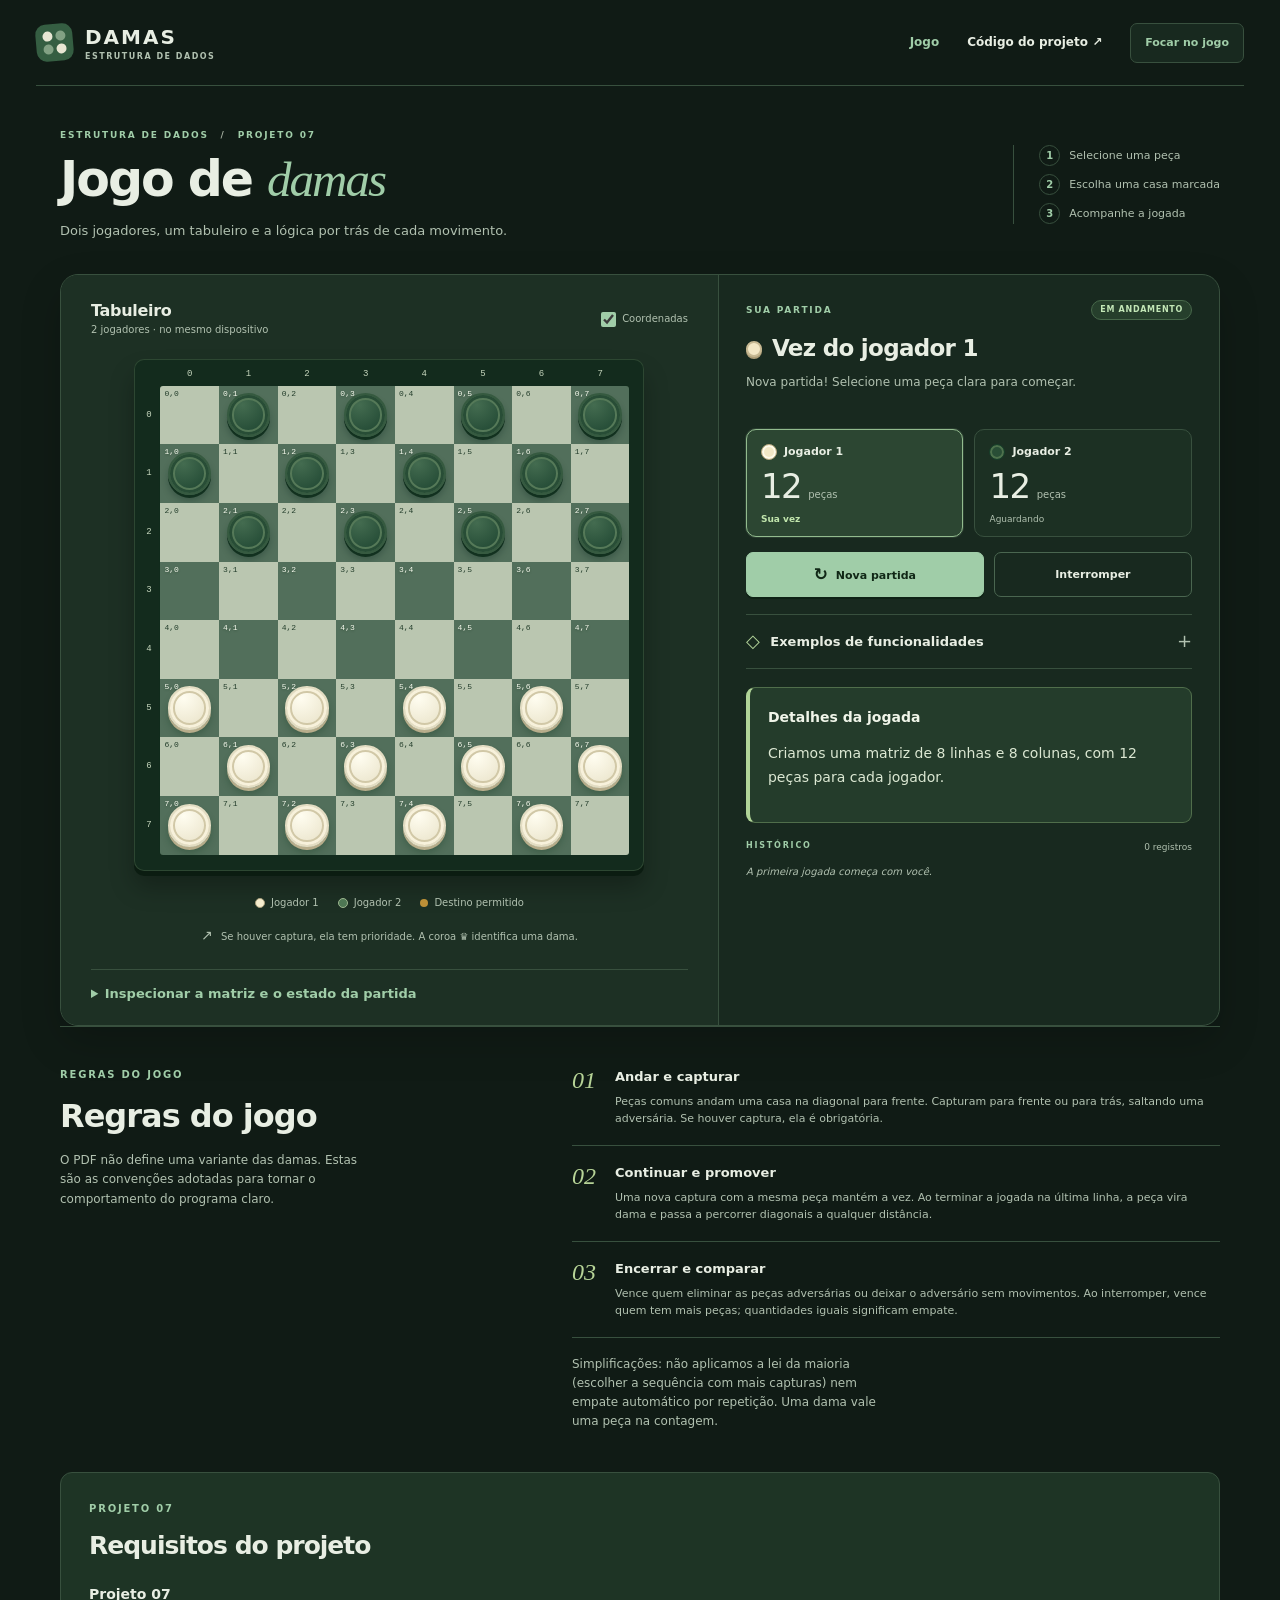
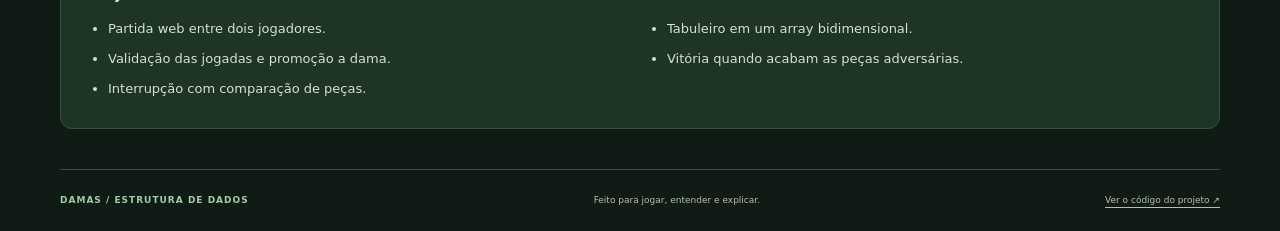
<file: front/index.html>
<!doctype html>
<html lang="pt-BR">
<head>
    <meta charset="utf-8">
    <meta name="viewport" content="width=device-width, initial-scale=1">
    <meta name="description" content="Jogue damas a dois e entenda a lógica de cada movimento.">
    <meta name="theme-color" content="#101b15">
    <title>Jogo de damas | Estrutura de Dados</title>
    <link rel="icon" href="data:,">
    <link rel="stylesheet" href="estilo.css">
    <script defer src="../back/damas.js"></script>
    <script defer src="interface.js"></script>
    <script defer src="demonstracoes.js"></script>
</head>
<body>
    <header class="topo">
        <a class="marca" href="#inicio" aria-label="Damas, início">
            <span class="marca-icone" aria-hidden="true"><i></i><i></i><i></i><i></i></span>
            <span>DAMAS<span class="marca-sub">ESTRUTURA DE DADOS</span></span>
        </a>
        <nav aria-label="Navegação principal">
            <a href="index.html" class="nav-jogar" aria-current="page">Jogo</a>
            <a href="codigo.html" class="nav-codigo">Código do projeto <span aria-hidden="true">↗</span></a>
            <button id="alternar-foco" type="button" class="botao-foco" aria-pressed="false">Focar no jogo</button>
        </nav>
    </header>
    <main id="inicio">
        <section class="introducao" aria-labelledby="titulo-principal">
            <div>
                <p class="etiqueta">ESTRUTURA DE DADOS <span aria-hidden="true">/</span> PROJETO 07</p>
                <h1 id="titulo-principal">Jogo de <em>damas</em></h1>
                <p class="resumo">Dois jogadores, um tabuleiro e a lógica por trás de cada movimento.</p>
            </div>
            <div class="guia-rapido" aria-label="Como jogar">
                <span><b>1</b> Selecione uma peça</span>
                <span><b>2</b> Escolha uma casa marcada</span>
                <span><b>3</b> Acompanhe a jogada</span>
            </div>
        </section>
        <section id="jogo" class="laboratorio" aria-label="Jogo de damas">
            <div class="area-jogo">
                <div class="cabecalho-jogo">
                    <div><h2>Tabuleiro</h2><p>2 jogadores · no mesmo dispositivo</p></div>
                    <label class="alternador"><input id="mostrar-coordenadas" type="checkbox" checked><span>Coordenadas</span></label>
                </div>
                <div class="moldura">
                    <div class="colunas-tabuleiro" aria-hidden="true"><span>0</span><span>1</span><span>2</span><span>3</span><span>4</span><span>5</span><span>6</span><span>7</span></div>
                    <div class="linhas-tabuleiro" aria-hidden="true"><span>0</span><span>1</span><span>2</span><span>3</span><span>4</span><span>5</span><span>6</span><span>7</span></div>
                    <div id="tabuleiro" role="group" aria-label="Tabuleiro de damas de oito linhas e oito colunas"></div>
                </div>
                <div class="legenda">
                    <span><i class="ponto claro"></i> Jogador 1</span>
                    <span><i class="ponto escuro"></i> Jogador 2</span>
                    <span><i class="ponto destino"></i> Destino permitido</span>
                </div>
                <p class="dica-tabuleiro"><span aria-hidden="true">↗</span> Se houver captura, ela tem prioridade. A coroa <span aria-hidden="true">♛</span> identifica uma dama.</p>
                <details class="inspecao-matriz">
                    <summary>Inspecionar a matriz e o estado da partida</summary>
                    <p>Os mesmos dados do tabuleiro: 0 = vazio; 1 e 2 = peças; 3 e 4 = damas. A seleção aparece nas duas representações.</p>
                    <div class="rolagem-matriz"><table id="matriz-viva"><caption>jogo.tabuleiro — índices de 0 a 7</caption></table></div>
                    <pre id="estado-vivo"></pre>
                </details>
            </div>
            <aside class="painel" aria-label="Controles e informações da partida">
                <div class="titulo-painel"><span class="etiqueta">SUA PARTIDA</span><span id="situacao" class="selo">EM ANDAMENTO</span></div>
                <div class="cabecalho-vez"><span id="indicador-vez" aria-hidden="true" data-jogador="1"></span><h2 id="vez">Vez do jogador 1</h2></div>
                <p id="mensagem" role="status" aria-live="polite">Selecione uma peça clara para começar.</p>
                <div class="placar" aria-label="Quantidade de peças">
                    <div id="jogador-1" class="cartao-jogador" data-ativo="true">
                        <span class="nome-jogador"><i class="mini-peca clara" aria-hidden="true"></i> Jogador 1</span>
                        <div><strong id="quantidade-1">12</strong><span>peças</span></div>
                        <small class="estado-jogador">Sua vez</small>
                    </div>
                    <div id="jogador-2" class="cartao-jogador" data-ativo="false">
                        <span class="nome-jogador"><i class="mini-peca escura" aria-hidden="true"></i> Jogador 2</span>
                        <div><strong id="quantidade-2">12</strong><span>peças</span></div>
                        <small class="estado-jogador">Aguardando</small>
                    </div>
                </div>
                <div class="acoes">
                    <button id="reiniciar" type="button" class="principal"><span aria-hidden="true">↻</span> Nova partida</button>
                    <button id="interromper" type="button" class="secundario">Interromper</button>
                </div>
                <details class="demonstracoes">
                    <summary><span><span class="icone-exemplo" aria-hidden="true">◇</span> Exemplos de funcionalidades</span><span class="mais" aria-hidden="true">+</span></summary>
                    <p>Escolha uma funcionalidade para testar em um tabuleiro preparado. Isso substitui a partida atual.</p>
                    <div class="botoes-demonstracao">
                        <button type="button" data-cenario="captura">Captura <span aria-hidden="true">↗</span></button>
                        <button type="button" data-cenario="capturaTras">Capturar para trás <span aria-hidden="true">↘</span></button>
                        <button type="button" data-cenario="promocao">Virar dama <span aria-hidden="true">♛</span></button>
                        <button type="button" data-cenario="vitoria">Vitória <span aria-hidden="true">✓</span></button>
                        <button type="button" data-cenario="interrupcao">Interrupção <span aria-hidden="true">‖</span></button>
                        <button type="button" data-cenario="dama">Mover dama <span aria-hidden="true">♛</span></button>
                        <button type="button" data-cenario="empate">Empate <span aria-hidden="true">=</span></button>
                    </div>
                    <p>“Nova partida” restaura o tabuleiro completo.</p>
                </details>
                <div class="bloco-vivo">
                    <p class="etiqueta">Detalhes da jogada</p>
                    <p id="explicacao-viva">Criamos uma matriz com 8 linhas e 8 colunas.</p>
                </div>
                <div class="historico">
                    <div class="titulo-historico"><p class="etiqueta">HISTÓRICO</p><span id="contador-historico">0 registros</span></div>
                    <ol id="historico"><li class="vazio">A primeira jogada começa com você.</li></ol>
                </div>
            </aside>
        </section>
            <section class="regras">
                <div>
                    <p class="etiqueta">REGRAS DO JOGO</p>
                    <h2>Regras do jogo</h2>
                    <p>
                        O PDF não define uma variante das damas. Estas são as
                        convenções adotadas para tornar o comportamento do
                        programa claro.
                    </p>
                </div>
                <div class="lista-regras">
                    <article>
                        <span>01</span>
                        <div>
                            <h3>Andar e capturar</h3>
                            <p>
                                Peças comuns andam uma casa na diagonal para
                                frente. Capturam para frente ou para trás,
                                saltando uma adversária. Se houver captura, ela
                                é obrigatória.
                            </p>
                        </div>
                    </article>
                    <article>
                        <span>02</span>
                        <div>
                            <h3>Continuar e promover</h3>
                            <p>
                                Uma nova captura com a mesma peça mantém a vez.
                                Ao terminar a jogada na última linha, a peça
                                vira dama e passa a percorrer diagonais a
                                qualquer distância.
                            </p>
                        </div>
                    </article>
                    <article>
                        <span>03</span>
                        <div>
                            <h3>Encerrar e comparar</h3>
                            <p>
                                Vence quem eliminar as peças adversárias ou
                                deixar o adversário sem movimentos. Ao
                                interromper, vence quem tem mais peças;
                                quantidades iguais significam empate.
                            </p>
                        </div>
                    </article>
                    <p class="observacao">
                        Simplificações: não aplicamos a lei da maioria (escolher
                        a sequência com mais capturas) nem empate automático por
                        repetição. Uma dama vale uma peça na contagem.
                    </p>
                </div>
            </section>
            <section class="requisitos">
                <div>
                    <p class="etiqueta">PROJETO 07</p>
                    <h2>Requisitos do projeto</h2>
                </div>
                <div class="colunas-requisitos">
                    <article>
                        <h3>Projeto 07</h3>
                        <ul>
                            <li>Partida web entre dois jogadores.</li>
                            <li>Tabuleiro em um array bidimensional.</li>
                            <li>Validação das jogadas e promoção a dama.</li>
                            <li>Vitória quando acabam as peças adversárias.</li>
                            <li>Interrupção com comparação de peças.</li>
                        </ul>
                    </article>
                </div>
            </section>
            <footer>
                <span>DAMAS / ESTRUTURA DE DADOS</span>
                <p>Feito para jogar, entender e explicar.</p>
                <a href="codigo.html">Ver o código do projeto ↗</a>
            </footer>
        </main>
    </body>
</html>
</file>
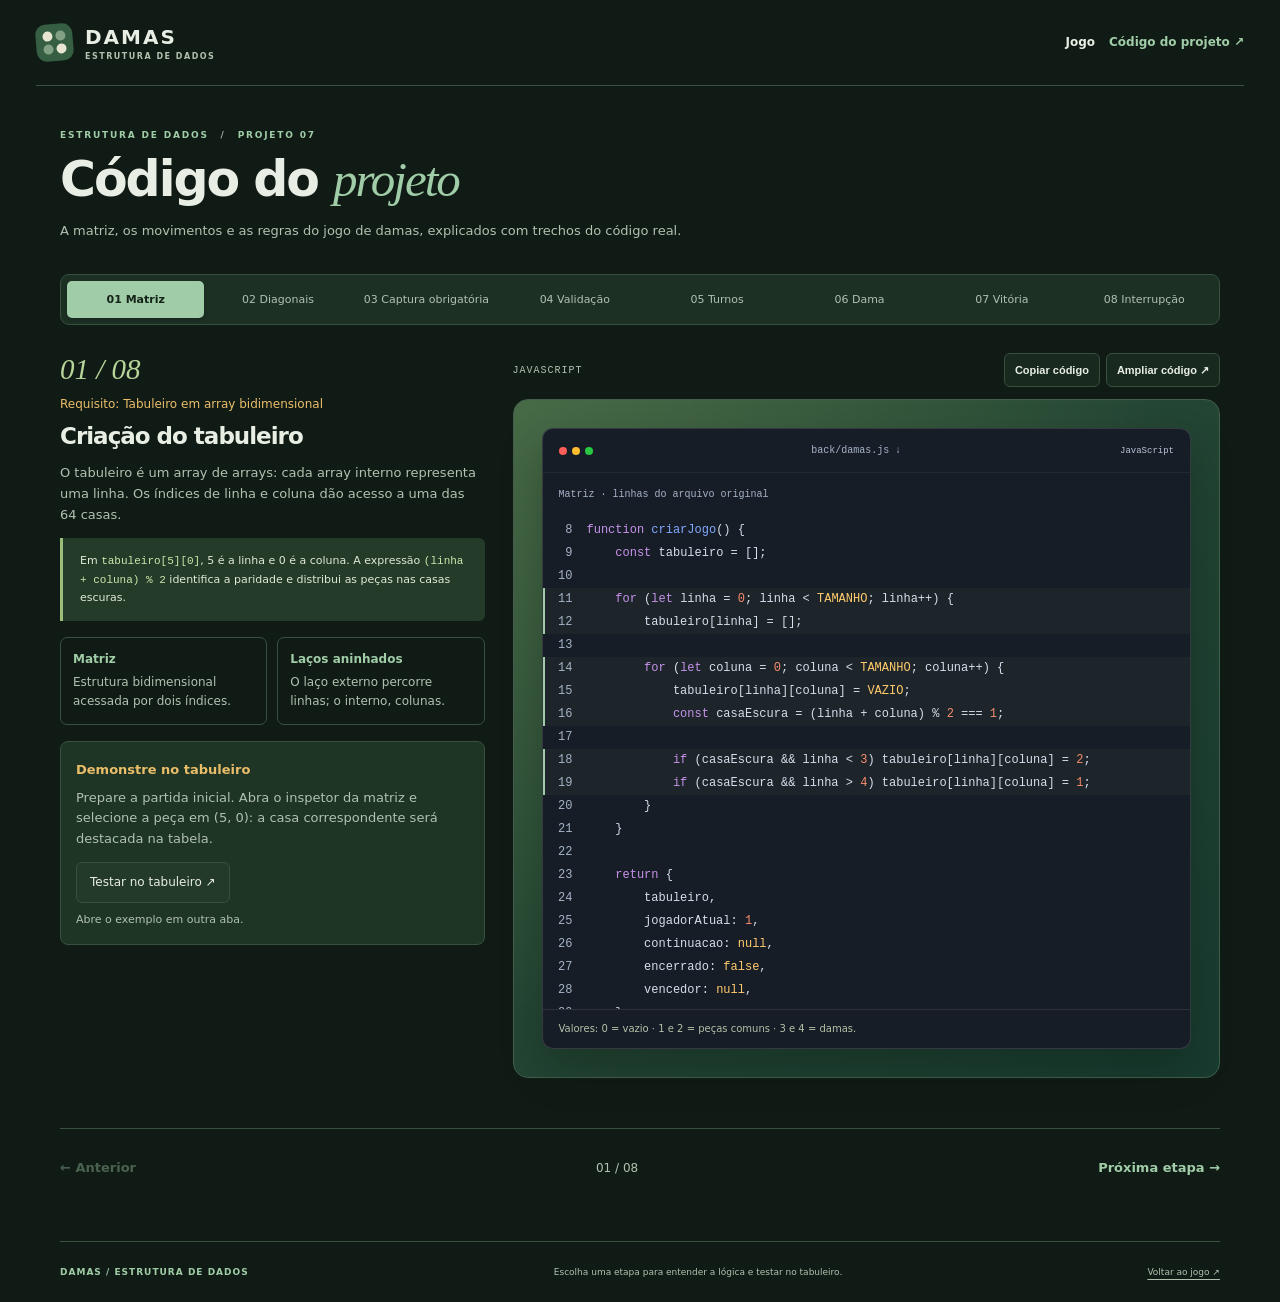
<file: front/codigo.html>
<!doctype html>
<html lang="pt-BR">
<head>
    <meta charset="utf-8">
    <meta name="viewport" content="width=device-width, initial-scale=1">
    <meta name="description" content="Código do jogo de damas explicado por etapas: matriz, movimentos, capturas e regras.">
    <meta name="theme-color" content="#101b15">
    <title>Código do projeto | Damas</title>
    <link rel="icon" href="data:,">
    <link rel="stylesheet" href="estilo.css">
    <link rel="stylesheet" href="aula.css">
    <script defer src="codigo-fonte.js"></script>
    <script defer src="aula-codigo.js"></script>
    <script defer src="aula.js"></script>
</head>
<body class="pagina-codigo">
    <header class="topo">
        <a class="marca" href="index.html" aria-label="Damas, início">
            <span class="marca-icone" aria-hidden="true"><i></i><i></i><i></i><i></i></span>
            <span>DAMAS<span class="marca-sub">ESTRUTURA DE DADOS</span></span>
        </a>
        <nav aria-label="Navegação principal">
            <a href="index.html" class="nav-jogar">Jogo</a>
            <a href="codigo.html" class="nav-codigo" aria-current="page">Código do projeto <span aria-hidden="true">↗</span></a>
        </nav>
    </header>
    <main id="inicio">
        <section class="introducao" aria-labelledby="titulo-principal">
            <div>
                <p class="etiqueta">ESTRUTURA DE DADOS <span aria-hidden="true">/</span> PROJETO 07</p>
                <h1 id="titulo-principal">Código do <em>projeto</em></h1>
                <p class="resumo">A matriz, os movimentos e as regras do jogo de damas, explicados com trechos do código real.</p>
            </div>
        </section>
            <section id="aula" class="aula">
                <div
                    class="abas"
                    role="tablist"
                    aria-label="Etapas da explicação"
                ></div>
                <div class="conteudo-aula">
                    <article class="explicacao-aula">
                        <span id="numero-aula" class="numero-aula"></span>
                        <p id="requisito-aula" class="requisito-aula"></p>
                        <h2 id="titulo-aula"></h2>
                        <p id="texto-aula"></p>
                        <div id="detalhe-aula" class="detalhe-aula"></div>
                        <dl id="termos-aula" class="termos-aula"></dl>
                        <div class="demo-aula"><strong>Demonstre no tabuleiro</strong><p id="instrucao-aula"></p><a id="preparar-aula" href="index.html?cenario=inicio#jogo" target="_blank" rel="noopener">Testar no tabuleiro ↗</a><small>Abre o exemplo em outra aba.</small></div>
                    </article>
                    <div class="bloco-codigo">
                        <div class="acoes-codigo" role="group" aria-label="Ações do código">
                            <span>JAVASCRIPT</span>
                            <div>
                                <button id="copiar-codigo" type="button">Copiar código</button>
                                <button id="ampliar-codigo" type="button" aria-pressed="false">Ampliar código ↗</button>
                            </div>
                        </div>
                        <div class="captura-codigo">
                            <div class="janela-codigo">
                                <div class="barra-codigo">
                                    <span class="controles-janela" aria-hidden="true"><i></i><i></i><i></i></span>
                                    <a id="arquivo-codigo" href="../back/damas.js" download>back/damas.js ↓</a>
                                    <span class="linguagem-codigo">JavaScript</span>
                                </div>
                                <p class="escopo-codigo"><span id="nome-trecho"></span> · linhas do arquivo original</p>
                                <pre id="trecho-codigo" tabindex="0" aria-label="Código da etapa"></pre>
                                <p id="legenda-codigo"></p>
                            </div>
                        </div>
                        <p id="aviso-codigo" class="aviso-codigo" role="status" aria-live="polite"></p>
                    </div>
                </div>
                <div class="navegacao-aula">
                    <button id="anterior-aula" type="button" class="link-botao">← Anterior</button>
                    <span id="contador-etapas"></span>
                    <button id="proxima-aula" type="button" class="link-botao">Próxima etapa →</button>
                </div>
            </section>
        <footer>
            <span>DAMAS / ESTRUTURA DE DADOS</span>
            <p>Escolha uma etapa para entender a lógica e testar no tabuleiro.</p>
            <a href="index.html">Voltar ao jogo ↗</a>
        </footer>
    </main>
</body>
</html>
</file>
<file: front/estilo.css>
/* 1. BASE E CORES — sem fontes ou bibliotecas externas. */
:root {
    color-scheme: dark;
    --fundo: #101b15;
    --papel: #18291f;
    --texto: #e8eee3;
    --verde: #a0cda8;
    --suave: #23392a;
    --muted: #b1c1b0;
    --linha: #38503e;
    --ouro: #eabe69;
    --serifa: Georgia, "Times New Roman", serif;
}
* { box-sizing: border-box; }
html { scroll-behavior: smooth; scroll-padding-top: 25px; }
body { margin: 0; color: var(--texto); background: var(--fundo); font: 15px/1.6 "Segoe UI", system-ui, sans-serif; }
a { color: inherit; text-underline-offset: 4px; }
button, input { font: inherit; }
button, a, input, summary { -webkit-tap-highlight-color: transparent; touch-action: manipulation; }
button { cursor: pointer; }
button:disabled { opacity: .4; cursor: default; }
:focus-visible { outline: 3px solid var(--ouro); outline-offset: 4px; }
h1, h2, h3, p { margin-top: 0; }
button { transition: background .16s, border-color .16s, box-shadow .16s; }
main { width: min(1160px, calc(100% - 72px)); margin: 0 auto; }
.etiqueta { color: var(--verde); font-size: 10px; font-weight: 700; letter-spacing: 1.8px; margin: 0 0 14px; }

/* 2. CABEÇALHO E INTRODUÇÃO */
.topo { width: min(1280px, calc(100% - 72px)); margin: auto; min-height: 86px; display: flex; align-items: center; justify-content: space-between; gap: 24px; border-bottom: 1px solid var(--linha); }
.marca { display: flex; align-items: center; gap: 12px; font-size: 20px; font-weight: 800; letter-spacing: 2px; text-decoration: none; line-height: 1.4; }
.marca-sub { display: block; font-size: 8px; letter-spacing: 1.5px; font-weight: 600; color: var(--muted); }
.marca-icone { width: 37px; height: 37px; padding: 7px; display: grid; grid-template-columns: 1fr 1fr; gap: 3px; border-radius: 10px; background: #355e42; transform: rotate(-5deg); }
.marca-icone i { border-radius: 50%; background: #e8e6d3; }
.marca-icone i:nth-child(2), .marca-icone i:nth-child(3) { background: #82a184; }
.topo nav { display: flex; align-items: center; gap: 28px; }
.topo nav a { text-decoration: none; font-size: 12px; font-weight: 600; }
.topo nav a:hover { color: #c6e6bd; }
.botao-foco { background: var(--papel); border: 1px solid var(--linha); color: var(--verde); border-radius: 7px; padding: 9px 14px; font-size: 11px; font-weight: 600; min-height: 40px; }
.botao-foco:hover, .botao-foco[aria-pressed="true"] { background: var(--verde); color: #112619; }
.introducao { display: flex; align-items: center; justify-content: space-between; gap: 36px; padding: 42px 0 32px; }
.introducao .etiqueta { font-size: 9px; margin-bottom: 10px; }
.introducao .etiqueta span { color: #a7b1a2; padding: 0 7px; }
h1 { font-size: clamp(34px, 4vw, 49px); line-height: 1.15; font-weight: 600; letter-spacing: -2px; margin-bottom: 12px; }
h1 em { color: var(--verde); font-family: var(--serifa); font-weight: 400; }
.resumo { margin: 0; font-size: 13px; color: var(--muted); }
.guia-rapido { display: grid; gap: 8px; border-left: 1px solid var(--linha); padding-left: 25px; flex-shrink: 0; }
.guia-rapido span { display: flex; align-items: center; gap: 9px; font-size: 11px; color: var(--muted); }
.guia-rapido b { display: grid; place-items: center; width: 21px; height: 21px; border: 1px solid var(--linha); border-radius: 50%; font-size: 10px; color: var(--verde); font-weight: 600; }

/* 3. TABULEIRO E PEÇAS */
.laboratorio { display: grid; grid-template-columns: minmax(0, 1.25fr) minmax(340px, .95fr); border: 1px solid var(--linha); border-radius: 18px; background: var(--papel); overflow: hidden; box-shadow: 0 16px 40px #00000030; }
.area-jogo { padding: 26px 30px 20px; background: #1d3024; border-right: 1px solid var(--linha); }
.cabecalho-jogo { display: flex; justify-content: space-between; align-items: center; gap: 12px; margin-bottom: 21px; }
.cabecalho-jogo h2 { font-size: 16px; letter-spacing: -.3px; font-weight: 650; margin: 0; }
.cabecalho-jogo p { margin: 2px 0 0; color: var(--muted); font-size: 10px; }
.alternador { display: flex; align-items: center; gap: 6px; font-size: 10px; cursor: pointer; color: var(--muted); }
.alternador input { width: 15px; height: 15px; accent-color: var(--verde); cursor: pointer; margin: 0; }
.moldura { display: grid; grid-template-columns: 19px minmax(0, 1fr); grid-template-rows: 19px auto; gap: 2px; width: 100%; max-width: 510px; margin: auto; padding: 6px 15px 16px 5px; border-radius: 10px; background: #132b1d; box-shadow: 0 5px 0 #0b1c11, 0 16px 25px #00000045, inset 0 0 0 1px #91b38135; }
.colunas-tabuleiro { grid-column: 2; display: grid; grid-template-columns: repeat(8, 1fr); align-items: center; text-align: center; }
.linhas-tabuleiro { grid-column: 1; grid-row: 2; display: grid; grid-template-rows: repeat(8, 1fr); align-items: center; text-align: center; }
.colunas-tabuleiro, .linhas-tabuleiro { color: #c6d6bd; font: 9px/1 ui-monospace, monospace; }
.moldura.sem-eixos .colunas-tabuleiro, .moldura.sem-eixos .linhas-tabuleiro { visibility: hidden; }
#tabuleiro { grid-column: 2; grid-row: 2; display: grid; grid-template-columns: repeat(8, minmax(0, 1fr)); aspect-ratio: 1; overflow: hidden; border-radius: 3px; outline: 1px solid #0b30211c; }
.casa { position: relative; aspect-ratio: 1; display: flex; align-items: center; justify-content: center; padding: 0; border: 0; border-radius: 0; background: #bac6b0; }
.casa.escura { background: #526f5b; }
.casa.escura:hover { background: #638367; }
.casa.ultima { background: #81915e; }
.casa.selecionada { background: #748451; box-shadow: inset 0 0 0 3px #f6d68b; z-index: 1; }
.casa:focus-visible { outline-offset: -4px; z-index: 2; }
.casa.possivel::after { content: ""; width: 23%; height: 23%; border-radius: 50%; background: #ffe09b; box-shadow: 0 0 0 5px #ffdf9433; }
.casa.possivel:hover { background: #738b53; }
.coordenada { position: absolute; left: 4px; top: 2px; font: 8px/1.5 ui-monospace, monospace; color: #233d2b; pointer-events: none; }
.escura .coordenada { color: #f8fbef; text-shadow: 0 1px 2px #25432a70; }
.sem-coordenadas .coordenada { display: none; }
.peca { display: grid; place-items: center; width: 74%; height: 74%; border-radius: 50%; border: 2px solid #e2dcc2; background: radial-gradient(circle at 35% 25%, #fffdf0, #e5dec2); box-shadow: 0 3px 0 #b7ad8b, 0 6px 7px #17382050, inset 0 0 0 3px #f7f1db, inset 0 0 0 5px #d1c8a7; color: #7f6c39; font-size: clamp(20px, 2.5vw, 34px); line-height: 1; pointer-events: none; transition: transform .18s; }
.casa.selecionada .peca { transform: translateY(-3px); }
.peca.jogador-2 { background: radial-gradient(circle at 35% 25%, #446c50, #183f2c); border-color: #365a40; box-shadow: 0 3px 0 #12311f, 0 6px 7px #102a2255, inset 0 0 0 3px #284d36, inset 0 0 0 5px #557958; color: #f9d78c; }
.legenda { display: flex; flex-wrap: wrap; justify-content: center; gap: 10px 19px; margin-top: 24px; color: var(--muted); font-size: 10px; }
.legenda span { display: flex; align-items: center; gap: 6px; }
.ponto { display: inline-block; width: 10px; height: 10px; border-radius: 50%; }
.ponto.claro { background: #f6edce; border: 1px solid #a99f7b; }
.ponto.escuro { background: #4e7754; border: 1px solid #9cb68e; }
.ponto.destino { width: 8px; height: 8px; background: #bd9037; }
.dica-tabuleiro { text-align: center; font-size: 10px; color: var(--muted); margin: 13px auto 0; max-width: 400px; }
.dica-tabuleiro > span:first-child { margin-right: 5px; font-size: 14px; }

/* 4. VEZ, PLACAR E CONTROLES */
.painel { padding: 25px 27px; min-width: 0; }
.titulo-painel { display: flex; align-items: center; justify-content: space-between; gap: 10px; margin-bottom: 14px; }
.titulo-painel .etiqueta { margin: 0; font-size: 9px; }
.selo { background: #263f2c; border: 1px solid #47684a; color: #c3e7b7; padding: 3px 8px; border-radius: 20px; font-size: 8px; font-weight: 700; letter-spacing: .7px; }
.selo[data-encerrado="true"] { background: #403721; border-color: #79643d; color: #f5d794; }
.cabecalho-vez { display: flex; align-items: center; gap: 10px; }
.cabecalho-vez h2 { font-size: 23px; font-weight: 650; line-height: 1.3; letter-spacing: -.7px; margin: 0; }
#indicador-vez { width: 16px; height: 16px; border-radius: 50%; background: #f3e8c6; border: 2px solid #c7b993; flex-shrink: 0; box-shadow: 0 2px 0 #ad9e78; }
#indicador-vez[data-jogador="2"] { background: #2d5037; border-color: #4a6a48; box-shadow: 0 2px 0 #1d3927; }
#indicador-vez[data-jogador="0"] { background: #c5ccb9; border-color: #a2ad91; box-shadow: none; }
#mensagem { min-height: 38px; font-size: 12px; color: var(--muted); line-height: 1.55; margin: 9px 0 18px; }
#mensagem[data-tipo="erro"] { color: #ffb49b; }
.placar { display: grid; grid-template-columns: 1fr 1fr; gap: 11px; }
.cartao-jogador { padding: 13px 14px 10px; border: 1px solid var(--linha); border-radius: 10px; background: #1c3023; }
.cartao-jogador[data-ativo="true"] { border-color: #92bb8e; background: #2c4632; box-shadow: 0 0 0 1px #92bb8e25; }
.nome-jogador { display: flex; align-items: center; gap: 7px; font-size: 11px; font-weight: 600; }
.mini-peca { display: inline-block; width: 16px; height: 16px; border-radius: 50%; }
.mini-peca.clara { background: #f3e8c6; border: 1px solid #b5a67e; box-shadow: inset 0 0 0 2px #fffae9; }
.mini-peca.escura { background: #294e36; border: 1px solid #173e29; box-shadow: inset 0 0 0 2px #4e724d; }
.cartao-jogador > div { display: flex; align-items: baseline; gap: 7px; }
.cartao-jogador strong { font-size: 34px; font-weight: 500; line-height: 1.5; letter-spacing: -1.5px; font-variant-numeric: tabular-nums; }
.cartao-jogador > div > span { color: var(--muted); font-size: 10px; }
.estado-jogador { display: block; color: var(--muted); font-size: 9px; }
.cartao-jogador[data-ativo="true"] .estado-jogador { color: #c2e6ad; font-weight: 700; }
.acoes { display: grid; grid-template-columns: 1.2fr 1fr; gap: 10px; margin: 15px 0 17px; }
.acoes button { min-height: 41px; border-radius: 7px; font-size: 11px; font-weight: 600; padding: 8px; }
.principal { border: 1px solid #a0cda8; background: #a0cda8; color: #102716; box-shadow: 0 2px 0 #0e2215; }
.principal:hover { background: #bce0b6; }
.principal span { font-size: 17px; margin-right: 4px; vertical-align: -1px; }
.secundario { border: 1px solid #4a6650; background: transparent; color: var(--texto); }
.secundario:hover:not(:disabled) { background: #34452d; border-color: #859969; }
.demonstracoes { border-top: 1px solid var(--linha); border-bottom: 1px solid var(--linha); margin-bottom: 18px; padding: 12px 0; }
summary { cursor: pointer; font-size: 11px; font-weight: 600; }
.demonstracoes summary { display: flex; align-items: center; justify-content: space-between; list-style: none; gap: 8px; font-size: 13px; }
.demonstracoes summary::-webkit-details-marker { display: none; }
.icone-exemplo { font-size: 18px; margin-right: 6px; vertical-align: -1px; color: #b4d59b; }
.mais { font-size: 18px; color: var(--muted); font-weight: 400; }
.demonstracoes[open] .mais { transform: rotate(45deg); }
.demonstracoes p { font-size: 12px; color: var(--muted); margin: 10px 0 0; line-height: 1.65; }
.botoes-demonstracao { display: grid; grid-template-columns: 1fr 1fr; gap: 7px; margin-top: 12px; }
.botoes-demonstracao button { display: flex; align-items: center; justify-content: space-between; min-height: 40px; padding: 8px 11px; border: 1px solid #4b6749; border-radius: 6px; background: #263e2d; color: #e1edd8; font-size: 12px; }
.botoes-demonstracao button:hover { background: #385535; border-color: #91b478; }
.bloco-vivo { background: #243c2b; border: 1px solid #506e4b; border-left: 4px solid #b0d497; border-radius: 9px; padding: 18px; }
.bloco-vivo .etiqueta { margin-bottom: 12px; font-size: 14px; font-weight: 700; letter-spacing: 0; color: #f0f5e9; }
.bloco-vivo .etiqueta span { margin-right: 7px; font-family: monospace; font-size: 15px; color: #c4e2ab; }
.bloco-vivo p:not(.etiqueta) { font-size: 14px; color: #dce8d3; line-height: 1.75; margin-bottom: 14px; }
.bloco-vivo code { display: block; padding: 12px; border: 1px solid #456340; border-radius: 6px; background: #122219; color: #d5ecc4; font: 13px/1.7 ui-monospace, Consolas, monospace; white-space: pre-wrap; overflow-wrap: anywhere; }
.historico { margin-top: 17px; }
.titulo-historico { display: flex; align-items: center; justify-content: space-between; margin-bottom: 7px; }
.titulo-historico .etiqueta { margin: 0; font-size: 8px; }
#contador-historico { color: var(--muted); font-size: 9px; }
.historico ol { max-height: 85px; overflow: auto; margin: 0; padding: 0 0 0 22px; color: var(--muted); font-size: 10px; }
.historico li { padding: 3px 0; }
.historico .vazio { list-style: none; margin-left: -22px; color: var(--muted); font-style: italic; }

/* 5. AULA, REGRAS E REFERÊNCIAS */
.aula { padding: 65px 0 45px; }
.titulo-secao { display: flex; justify-content: space-between; align-items: end; gap: 40px; margin-bottom: 25px; }
h2 { font-size: 32px; letter-spacing: -1px; line-height: 1.2; font-weight: 600; margin-bottom: 0; }
.titulo-secao > p { max-width: 280px; font-size: 12px; color: var(--muted); margin: 0; }
.abas { display: flex; gap: 5px; padding: 6px; background: #1c3024; border: 1px solid var(--linha); border-radius: 9px; overflow: auto; }
.abas button { flex: 1; background: transparent; color: var(--muted); border: 0; border-radius: 5px; padding: 10px 12px; font-size: 11px; white-space: nowrap; }
.abas button[aria-selected="true"] { background: #345238; color: #f0f5e8; font-weight: 650; box-shadow: 0 2px 5px #00000030; }
.abas button:hover { background: #2b4530; }
.conteudo-aula { display: grid; grid-template-columns: .85fr 1.15fr; gap: 45px; padding-top: 28px; }
.numero-aula { color: #b8d599; font: italic 29px var(--serifa); }
.conteudo-aula h3 { font-size: 23px; font-weight: 600; letter-spacing: -.6px; margin: 12px 0; }
.conteudo-aula article > p { font-size: 13px; color: var(--muted); }
.detalhe-aula { padding: 14px 17px; background: #243b29; border-left: 3px solid #9bbf7b; border-radius: 0 6px 6px 0; font-size: 11px; color: #e0ead7; }
.detalhe-aula code { color: #cee7ad; }
.link-botao { border: 0; background: transparent; padding: 17px 0; color: var(--verde); font-size: 11px; font-weight: 600; }
.janela-codigo { border: 1px solid #3c583e; border-radius: 10px; background: #102017; color: #e4ecd7; align-self: start; overflow: hidden; }
.barra-codigo { display: flex; align-items: center; justify-content: space-between; border-bottom: 1px solid #ffffff17; padding: 12px 16px; color: #b5c7a8; font: 10px ui-monospace, monospace; }
.barra-codigo a { text-decoration: none; }
.barra-codigo i { display: inline-block; width: 6px; height: 6px; border-radius: 50%; background: #6c8a60; margin-right: 4px; }
.barra-codigo i:first-child { background: #c5a16c; }
.janela-codigo pre { max-height: 360px; overflow: auto; margin: 0; padding: 15px 0; font: 11px/1.9 ui-monospace, Consolas, monospace; tab-size: 4; scrollbar-color: #66845d #102017; }
.linha-codigo { display: block; min-height: 21px; min-width: max-content; padding-right: 16px; }
.linha-codigo.destaque { background: #b6d49b16; color: #e6efac; }
.numero-linha { display: inline-block; width: 42px; padding-right: 14px; text-align: right; color: #a5b999; user-select: none; }
.janela-codigo > p { padding: 11px 16px; margin: 0; border-top: 1px solid #ffffff17; font-size: 10px; color: #b2c3a8; }
.regras { display: grid; grid-template-columns: .8fr 1.2fr; gap: 80px; padding: 40px 0; border-top: 1px solid var(--linha); }
.regras > div > p:not(.etiqueta) { max-width: 310px; color: var(--muted); font-size: 12px; margin-top: 16px; }
.lista-regras article { display: flex; gap: 19px; padding-bottom: 17px; margin-bottom: 17px; border-bottom: 1px solid var(--linha); }
.lista-regras article > span { color: #b7d497; font: italic 24px var(--serifa); }
.lista-regras h3 { font-size: 13px; margin: 0 0 5px; }
.lista-regras article p, .observacao { font-size: 11px; color: var(--muted); margin-bottom: 0; }
.requisitos { background: #1e3425; border: 1px solid var(--linha); border-radius: 12px; padding: 28px; margin: 0 0 40px; }
.requisitos h2 { font-size: 25px; }
.colunas-requisitos { margin: 22px 0 0; }
.colunas-requisitos h3 { font-size: 14px; margin-bottom: 12px; }
.colunas-requisitos ul { display: grid; grid-template-columns: 1fr 1fr; gap: 8px 35px; color: #d5e2cc; font-size: 13px; padding-left: 19px; line-height: 1.7; margin-bottom: 0; }
footer { display: flex; justify-content: space-between; gap: 22px; border-top: 1px solid var(--linha); padding: 23px 0; font-size: 9px; color: var(--muted); }
footer > span { font-weight: 700; letter-spacing: 1px; color: var(--verde); }
footer p { margin-bottom: 0; }

/* 6. MODO DE FOCO E ADAPTAÇÃO PARA TELAS MENORES */
.modo-foco .introducao, .modo-foco .aula, .modo-foco .regras, .modo-foco .requisitos, .modo-foco footer, .modo-foco .nav-aula, .modo-foco .nav-jogar { display: none; }
.modo-foco .laboratorio { margin-top: 24px; margin-bottom: 24px; }
.modo-foco .moldura { max-width: min(62vh, 570px); }
@media (max-width: 1000px) {
    main, .topo { width: calc(100% - 44px); }
    .laboratorio { grid-template-columns: minmax(0, 1fr) minmax(310px, .9fr); }
    .area-jogo { padding: 23px 20px; }
    .painel { padding: 23px 20px; }
    .guia-rapido { padding-left: 20px; }
    h1 { font-size: 38px; }
    .cabecalho-vez h2 { font-size: 21px; }
    .topo nav { gap: 20px; }
}
@media (max-width: 760px) {
    .laboratorio { grid-template-columns: 1fr; }
    .area-jogo { border-right: 0; border-bottom: 1px solid var(--linha); padding: 23px 26px; }
    .painel { padding: 25px 26px; }
    .moldura { max-width: 480px; }
    .peca { font-size: clamp(21px, 6vw, 36px); }
    .introducao { padding: 30px 0 24px; gap: 20px; }
    .guia-rapido { display: none; }
    .conteudo-aula { gap: 25px; }
    .regras { gap: 35px; }
    .nav-jogar { display: none; }
    .modo-foco .moldura { max-width: 480px; }
}
@media (max-width: 560px) {
    main, .topo { width: calc(100% - 30px); }
    .topo { min-height: 72px; gap: 12px; }
    .marca { font-size: 17px; gap: 9px; }
    .marca-sub { display: none; }
    .marca-icone { width: 32px; height: 32px; }
    .nav-aula { display: none; }
    .botao-foco { font-size: 10px; padding: 8px 10px; }
    h1 { font-size: 35px; letter-spacing: -1.5px; }
    .resumo { max-width: 285px; font-size: 12px; }
    .laboratorio { border-radius: 12px; }
    .area-jogo { padding: 20px 15px 18px; }
    .cabecalho-jogo { margin-bottom: 17px; }
    .cabecalho-jogo h2 { font-size: 15px; }
    .cabecalho-jogo p { font-size: 9px; }
    .alternador { font-size: 9px; gap: 4px; }
    .moldura { grid-template-columns: 14px minmax(0, 1fr); grid-template-rows: 16px auto; padding: 4px 10px 11px 3px; gap: 1px; }
    .colunas-tabuleiro, .linhas-tabuleiro { font-size: 8px; }
    .coordenada { font-size: 7px; left: 2px; top: 0; }
    .peca { width: 76%; height: 76%; border-width: 1px; box-shadow: 0 2px 0 #b7ad8b, 0 4px 4px #17382040, inset 0 0 0 2px #f7f1db, inset 0 0 0 3px #d1c8a7; }
    .peca.jogador-2 { box-shadow: 0 2px 0 #12311f, 0 4px 4px #102a2244, inset 0 0 0 2px #284d36, inset 0 0 0 3px #557958; }
    .legenda { gap: 10px; font-size: 9px; margin-top: 19px; }
    .dica-tabuleiro { font-size: 9px; }
    .painel { padding: 22px 19px; }
    .acoes button { min-height: 44px; }
    .botoes-demonstracao button { min-height: 42px; }
    .aula { padding: 40px 0 30px; }
    .titulo-secao { display: block; margin-bottom: 20px; }
    .titulo-secao > p { margin-top: 14px; max-width: 100%; }
    h2 { font-size: 29px; }
    .abas { gap: 2px; }
    .abas button { padding: 10px 11px; font-size: 10px; }
    .conteudo-aula { grid-template-columns: 1fr; gap: 15px; padding-top: 23px; }
    .conteudo-aula h3 { font-size: 22px; }
    .regras { grid-template-columns: 1fr; gap: 20px; padding: 30px 0; }
    .regras > div > p:not(.etiqueta) { max-width: none; }
    .requisitos { padding: 22px; }
    .colunas-requisitos ul { grid-template-columns: 1fr; gap: 10px; }
    footer { flex-wrap: wrap; gap: 12px; }
    footer p { display: none; }
}
@media (prefers-reduced-motion: reduce) {
    html { scroll-behavior: auto; }
    *, *::before, *::after { transition: none !important; }
}

/* 7. ROTEIRO DE APRESENTAÇÃO E INSPEÇÃO DOS DADOS */
[hidden] { display: none !important; }
.inspecao-matriz { margin-top: 23px; padding: 14px 0 0; border-top: 1px solid var(--linha); }
.inspecao-matriz summary { font-size: 13px; color: var(--verde); }
.inspecao-matriz p { font-size: 12px; color: var(--muted); margin: 12px 0; }
.rolagem-matriz { overflow-x: auto; }
#matriz-viva { border-collapse: collapse; width: 100%; text-align: center; font: 13px/1.5 Consolas, monospace; }
#matriz-viva caption { text-align: left; padding-bottom: 10px; color: var(--muted); font-size: 12px; }
#matriz-viva td, #matriz-viva th { border: 1px solid var(--linha); padding: 5px; }
#matriz-viva th { color: var(--verde); background: #13251a; }
#matriz-viva td[data-valor="0"] { color: #869a83; }
#matriz-viva td[data-valor="1"], #matriz-viva td[data-valor="3"] { color: #fff0cb; background: #3c4f32; }
#matriz-viva td[data-valor="2"], #matriz-viva td[data-valor="4"] { color: #b8e7c2; background: #203d2a; }
#matriz-viva td.matriz-selecionada { outline: 2px solid var(--ouro); outline-offset: -2px; }
#estado-vivo { font: 12px/1.6 Consolas, monospace; color: #d5ecc4; white-space: pre-wrap; }
.requisito-aula { margin: 9px 0; color: var(--ouro) !important; font-size: 12px !important; }
.termos-aula { display: grid; grid-template-columns: 1fr 1fr; gap: 10px; margin: 16px 0; }
.termos-aula > div { padding: 12px; border: 1px solid var(--linha); border-radius: 7px; }
.termos-aula dt { color: var(--verde); font-weight: 650; font-size: 12px; }
.termos-aula dd { margin: 4px 0 0; color: var(--muted); font-size: 12px; }
.demo-aula { background: #1e3425; border: 1px solid var(--linha); border-radius: 8px; padding: 15px; }
.demo-aula strong { font-size: 13px; color: var(--ouro); }
.demo-aula p { font-size: 13px; margin: 7px 0 12px; color: var(--muted); }
.demo-aula button { border-radius: 6px; padding: 9px 13px; font-size: 12px; min-height: 42px; }
.demo-aula small { display: block; color: var(--muted); font-size: 11px; margin-top: 8px; }
.navegacao-aula { display: flex; justify-content: space-between; gap: 12px; }
.navegacao-aula button { min-height: 44px; font-size: 13px; }
.conteudo-aula > article, .conteudo-aula > .janela-codigo { min-width: 0; }
@media (max-width: 1000px) {
    .topo nav { gap: 10px; }
}
@media (max-width: 760px) {
    .topo { flex-wrap: wrap; padding: 14px 0; }
    .topo nav { flex-wrap: wrap; gap: 8px; }
    .topo .nav-aula { display: none; }
    .termos-aula { grid-template-columns: 1fr; }
}

.topo nav a[aria-current="page"] { color: var(--verde); font-weight: 700; }
</file>
<file: front/aula.css>
/* Cartões de código: os estilos ficam restritos à seção de explicação. */
.aula .conteudo-aula {
    grid-template-columns: minmax(0, 0.75fr) minmax(0, 1.25fr);
    gap: 28px;
}
.aula .abas button[aria-selected="true"] {
    background: var(--verde);
    color: #142218;
}
.aula .bloco-codigo {
    min-width: 0;
}
.aula .acoes-codigo {
    display: flex;
    align-items: center;
    justify-content: space-between;
    gap: 10px;
    margin-bottom: 12px;
}
.aula .acoes-codigo > span {
    color: var(--muted);
    font:
        10px Consolas,
        monospace;
    letter-spacing: 1px;
}
.aula .acoes-codigo > div {
    display: flex;
    gap: 6px;
}
.aula .acoes-codigo button {
    min-height: 34px;
    padding: 7px 10px;
    border: 1px solid var(--linha);
    border-radius: 6px;
    background: var(--papel);
    color: var(--texto);
    font:
        600 11px "Segoe UI",
        sans-serif;
}
.aula .acoes-codigo button:hover {
    background: var(--suave);
    border-color: var(--verde);
}
.aula .captura-codigo {
    padding: 28px;
    border: 1px solid #42604b;
    border-radius: 15px;
    background:
        radial-gradient(ellipse at top left, #476a46, transparent 65%),
        linear-gradient(135deg, #2e4f37, #183b30);
}
.aula .janela-codigo {
    background: #171d27;
    color: #d6deeb;
    border: 1px solid #ffffff20;
    border-radius: 11px;
    box-shadow: 0 20px 40px #08160d50;
}
.aula .barra-codigo {
    gap: 12px;
    padding: 16px;
    border-bottom-color: #ffffff0c;
    color: #a6b4c8;
}
.aula .barra-codigo > a {
    flex: 1;
    text-align: center;
    overflow-wrap: anywhere;
}
.aula .controles-janela {
    display: flex;
    flex-shrink: 0;
    gap: 5px;
}
.aula .controles-janela i {
    width: 8px;
    height: 8px;
    margin: 0;
    background: #ff5f57;
}
.aula .controles-janela i:nth-child(2) {
    background: #febc2e;
}
.aula .controles-janela i:nth-child(3) {
    background: #28c840;
}
.aula .linguagem-codigo {
    color: #b7c4d7;
    font-size: 9px;
}
.aula .janela-codigo .escopo-codigo {
    border: 0;
    padding: 14px 16px 6px;
    color: #a6b4c8;
    font:
        10px/1.6 Consolas,
        monospace;
}
.aula .janela-codigo pre {
    min-height: 120px;
    max-height: 500px;
    padding: 10px 0 20px;
    font:
        12px/1.9 "Cascadia Code",
        Consolas,
        monospace;
    font-variant-ligatures: none;
    scrollbar-color: #58657b #171d27;
}
.aula .linha-codigo {
    min-height: 23px;
    padding-right: 18px;
}
.aula .linha-codigo.destaque {
    color: inherit;
    background: #b9d69c0a;
    box-shadow: inset 2px 0 var(--verde);
}
.aula .numero-linha {
    width: 44px;
    top-color: #ffffff0c;
    color: #a6b4c8;
}
.aula .sintaxe-palavra {
    color: #c792ea;
}
.aula .sintaxe-texto {
    color: #c3e88d;
}
.aula .sintaxe-comentario {
    color: #98a6b9;
    font-style: italic;
}
.aula .sintaxe-funcao {
    color: #82aaff;
}
.aula .sintaxe-numero {
    color: #f78c6c;
}
.aula .sintaxe-constante {
    color: #ffcb6b;
}
.aula .aviso-codigo {
    min-height: 18px;
    margin: 8px 0 0;
    color: var(--muted);
    font-size: 11px;
}
.aula .navegacao-aula {
    align-items: center;
    margin-top: 24px;
    padding-top: 12px;
    border-top: 1px solid var(--linha);
}
.aula #contador-etapas {
    color: var(--muted);
    font-size: 12px;
}
.aula.codigo-ampliado .conteudo-aula {
    grid-template-columns: minmax(0, 1fr);
}
.aula.codigo-ampliado .explicacao-aula {
    display: none;
}
.aula.codigo-ampliado .captura-codigo {
    padding: clamp(20px, 4vw, 45px);
}
.aula.codigo-ampliado .janela-codigo pre {
    max-height: none;
    font-size: 14px;
}
@media (max-width: 780px) {
    .aula .conteudo-aula {
        grid-template-columns: 1fr;
        gap: 20px;
    }
}
@media (max-width: 550px) {
    .aula .captura-codigo {
        padding: 14px;
    }
    .aula .acoes-codigo {
        flex-wrap: wrap;
    }
    .aula .linguagem-codigo {
        display: none;
    }
    .aula.codigo-ampliado .janela-codigo pre {
        font-size: 12px;
    }
}

.pagina-codigo .introducao {
    padding-bottom: 20px;
}
.pagina-codigo .aula {
    padding-top: 12px;
}
.aula .explicacao-aula h2 {
    font-size: 23px;
    margin-bottom: 12px;
}
.aula .demo-aula a {
    display: inline-block;
    border: 1px solid var(--linha);
    border-radius: 6px;
    padding: 10px 13px;
    background: var(--suave);
    color: var(--texto);
    font-size: 12px;
    text-decoration: none;
}
.aula .demo-aula a:hover {
    border-color: var(--verde);
}

.pagina-codigo .topo .nav-jogar {
    display: inline;
}
.pagina-codigo .topo nav {
    gap: 14px;
}
</file>
